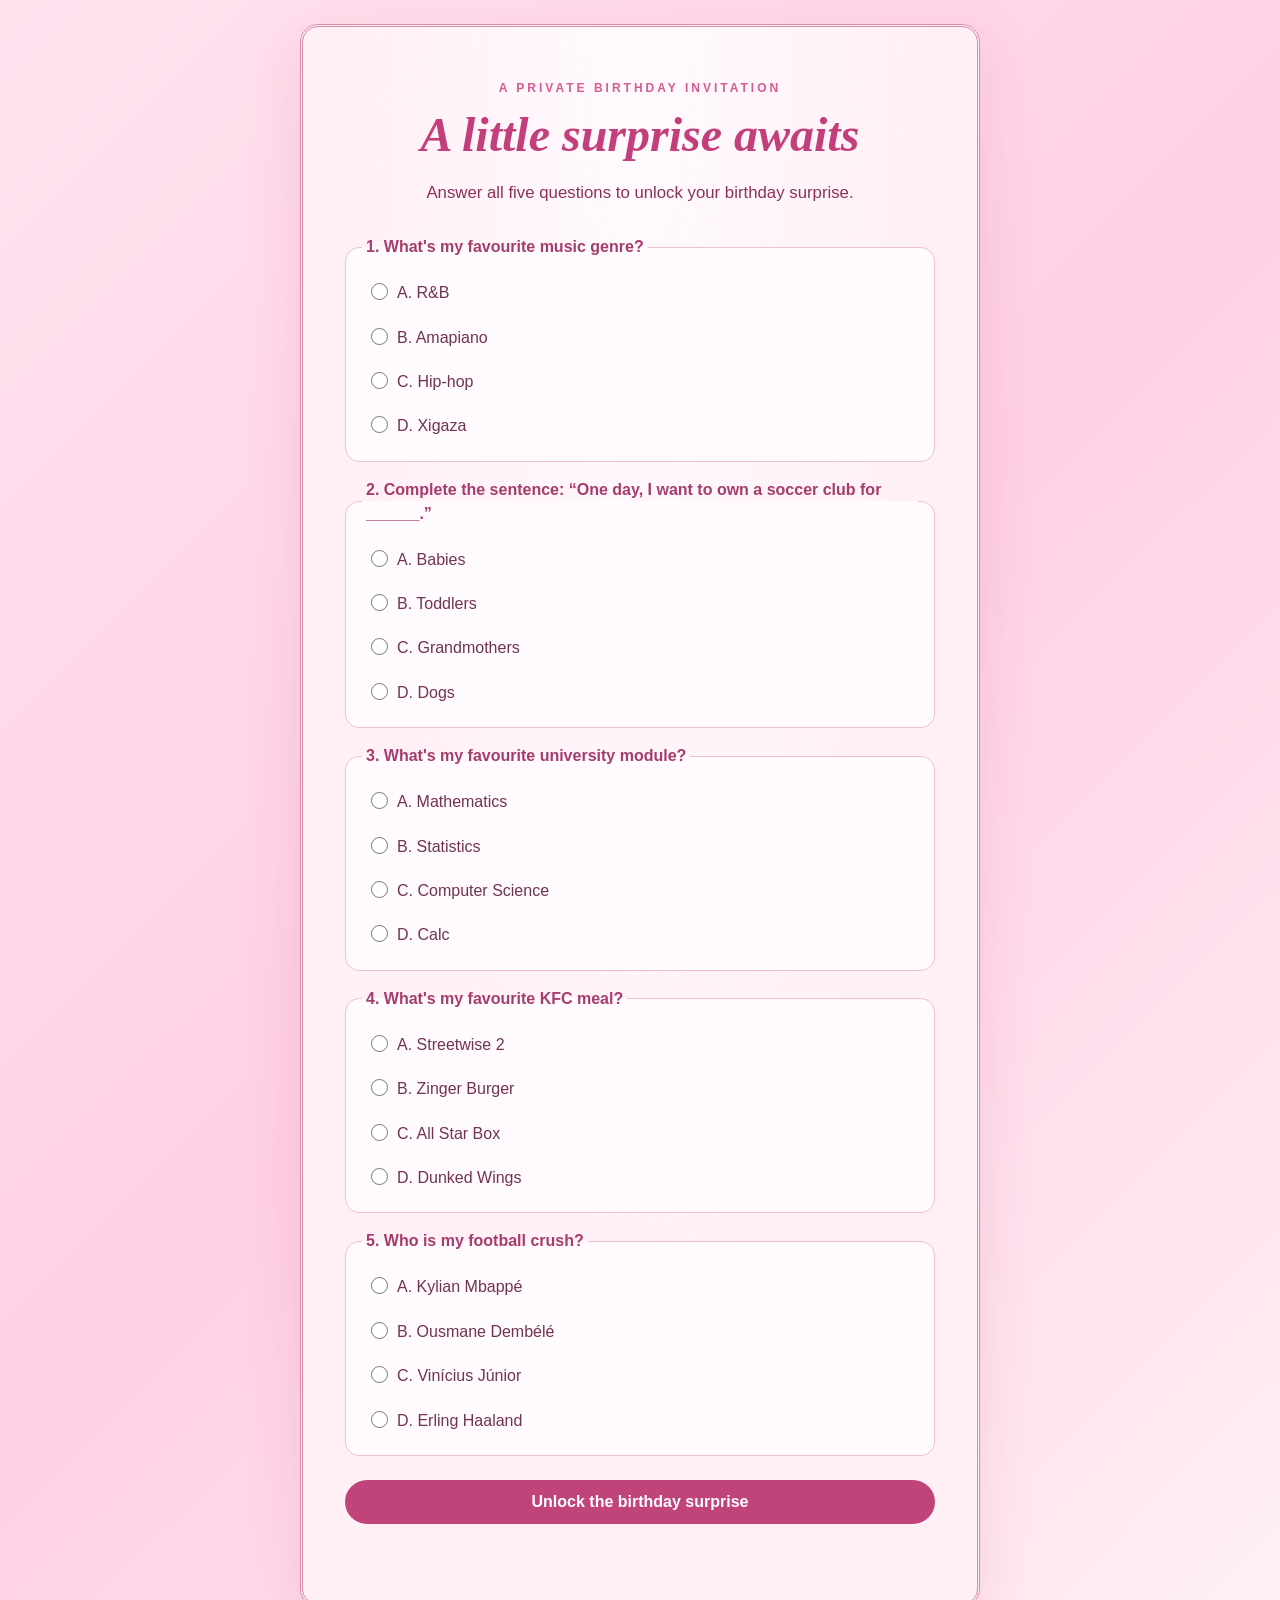
<file: index.html>
<!DOCTYPE html>
<html lang="en">
<head>
  <meta charset="UTF-8">
  <meta name="viewport" content="width=device-width, initial-scale=1.0">
  <meta name="theme-color" content="#fff0f6">
  <title>A Birthday Quiz for Hitekani</title>
  <link rel="stylesheet" href="style.css">
  <script src="login.js" defer></script>
</head>
<body>
  <main class="card login-card">
    <p class="eyebrow">A private birthday invitation</p>
    <h1>A little surprise awaits</h1>
    <p class="intro">Answer all five questions to unlock your birthday surprise.</p>

    <form id="loginForm" class="login-form">
      <fieldset class="quiz-question">
        <legend>1. What's my favourite music genre?</legend>
        <label><input type="radio" name="question1" value="A" required> A. R&amp;B</label>
        <label><input type="radio" name="question1" value="B"> B. Amapiano</label>
        <label><input type="radio" name="question1" value="C"> C. Hip-hop</label>
        <label><input type="radio" name="question1" value="D"> D. Xigaza</label>
      </fieldset>

      <fieldset class="quiz-question">
        <legend>2. Complete the sentence: “One day, I want to own a soccer club for ______.”</legend>
        <label><input type="radio" name="question2" value="A" required> A. Babies</label>
        <label><input type="radio" name="question2" value="B"> B. Toddlers</label>
        <label><input type="radio" name="question2" value="C"> C. Grandmothers</label>
        <label><input type="radio" name="question2" value="D"> D. Dogs</label>
      </fieldset>

      <fieldset class="quiz-question">
        <legend>3. What's my favourite university module?</legend>
        <label><input type="radio" name="question3" value="A" required> A. Mathematics</label>
        <label><input type="radio" name="question3" value="B"> B. Statistics</label>
        <label><input type="radio" name="question3" value="C"> C. Computer Science</label>
        <label><input type="radio" name="question3" value="D"> D. Calc</label>
      </fieldset>

      <fieldset class="quiz-question">
        <legend>4. What's my favourite KFC meal?</legend>
        <label><input type="radio" name="question4" value="A" required> A. Streetwise 2</label>
        <label><input type="radio" name="question4" value="B"> B. Zinger Burger</label>
        <label><input type="radio" name="question4" value="C"> C. All Star Box</label>
        <label><input type="radio" name="question4" value="D"> D. Dunked Wings</label>
      </fieldset>

      <fieldset class="quiz-question">
        <legend>5. Who is my football crush?</legend>
        <label><input type="radio" name="question5" value="A" required> A. Kylian Mbappé</label>
        <label><input type="radio" name="question5" value="B"> B. Ousmane Dembélé</label>
        <label><input type="radio" name="question5" value="C"> C. Vinícius Júnior</label>
        <label><input type="radio" name="question5" value="D"> D. Erling Haaland</label>
      </fieldset>

      <button class="yes-button" type="submit">Unlock the birthday surprise</button>
      <p id="loginMessage" class="login-message" role="status" aria-live="polite"></p>
    </form>
  </main>

  <dialog class="birthday-dialog" id="birthdayDialog" aria-labelledby="birthdayTitle">
    <p class="eyebrow">A celebration just for you</p>
    <h2 id="birthdayTitle">Happy Birthday, Hitekani!</h2>
    <p>Wishing you a beautiful day filled with love, laughter, and everything you deserve.</p>
    <button class="yes-button" id="continueButton" type="button">Open your birthday messages</button>
  </dialog>
</body>
</html>
</file>
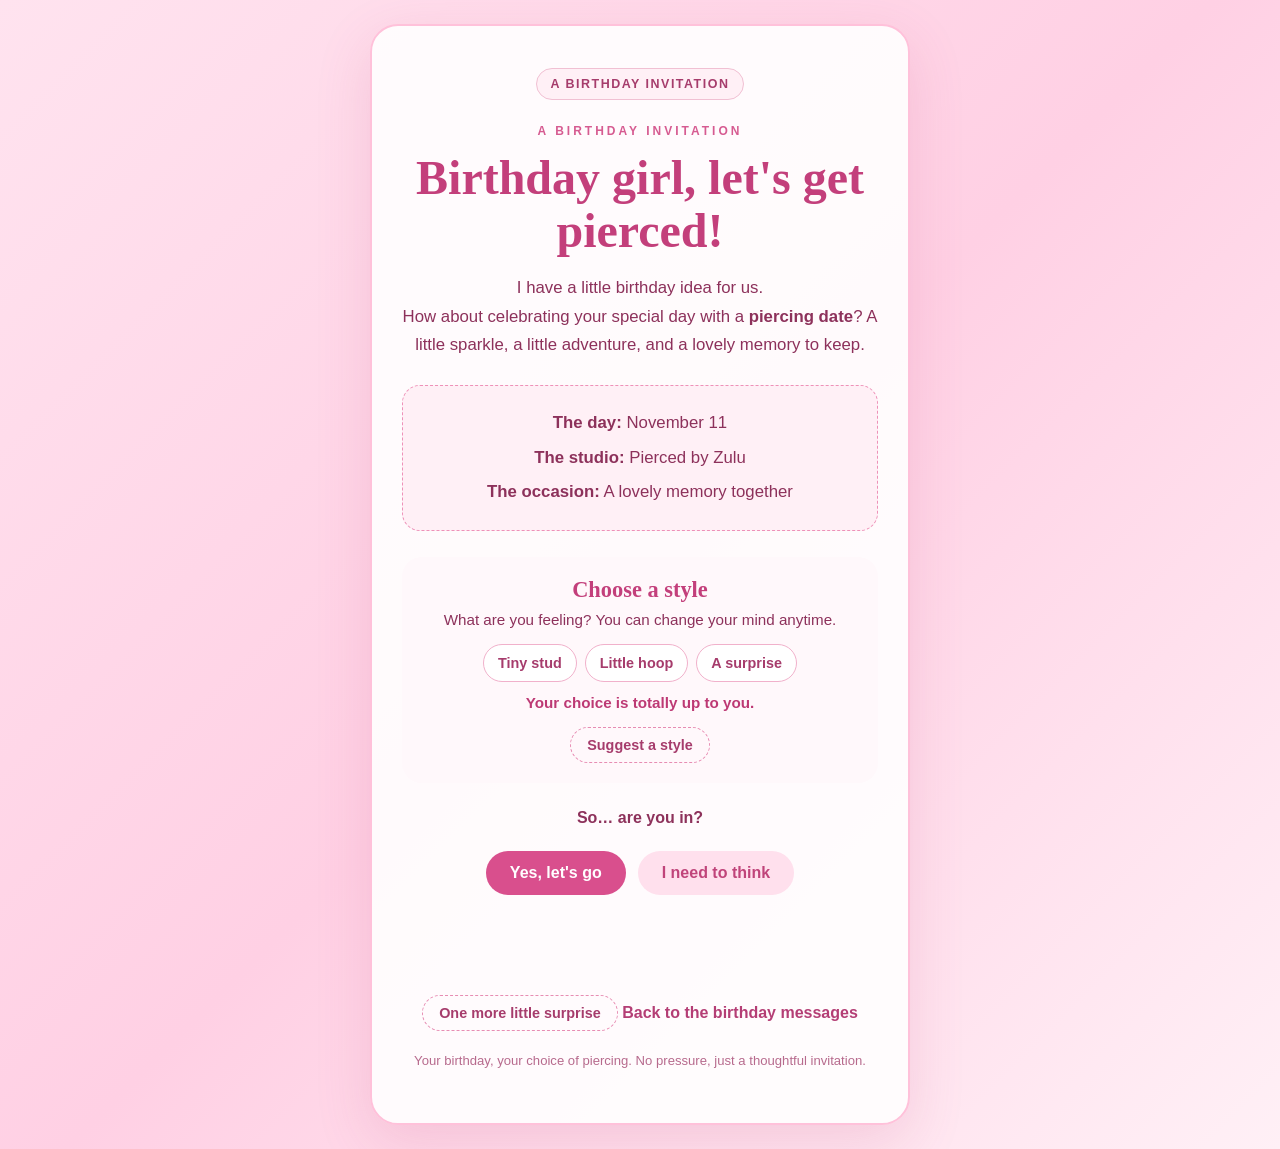
<file: invitation.html>
<!DOCTYPE html>
<html lang="en">
<head>
  <meta charset="UTF-8">
  <meta name="viewport" content="width=device-width, initial-scale=1.0">
  <title>Your Piercing Date Invitation</title>
  <link rel="stylesheet" href="style.css">
  <script src="script.js" defer></script>
</head>
<body>
  <main class="card">
    <div class="top-heart">A Birthday Invitation</div>
    <p class="eyebrow">A birthday invitation</p>

    <h1>Birthday girl, let's get pierced!</h1>

    <p class="intro">
      I have a little birthday idea for us.<br>
      How about celebrating your special day with a
      <strong>piercing date</strong>? A little sparkle, a little adventure,
      and a lovely memory to keep.
    </p>

    <section class="details">
      <p><strong>The day:</strong> November 11</p>
      <p><strong>The studio:</strong> Pierced by Zulu</p>
      <p><strong>The occasion:</strong> A lovely memory together</p>
    </section>

    <section class="sparkle-picker" aria-labelledby="sparkle-title">
      <h2 id="sparkle-title">Choose a style</h2>
      <p>What are you feeling? You can change your mind anytime.</p>
      <div class="sparkle-options" role="group" aria-label="Choose a piercing style">
        <button class="sparkle-option" type="button" data-choice="Tiny stud">Tiny stud</button>
        <button class="sparkle-option" type="button" data-choice="Little hoop">Little hoop</button>
        <button class="sparkle-option" type="button" data-choice="A surprise">A surprise</button>
      </div>
      <p id="choiceReply" class="choice-reply" aria-live="polite">Your choice is totally up to you.</p>
      <button class="surprise-button" id="surpriseButton" type="button">Suggest a style</button>
    </section>

    <p class="question"><strong>So… are you in?</strong></p>

    <div class="buttons">
      <button class="yes-button" id="yesButton">Yes, let's go</button>
      <button class="maybe-button" id="maybeButton">I need to think</button>
    </div>

    <p id="reply" aria-live="polite"></p>
    <div id="celebration" class="celebration" aria-hidden="true"></div>
    <button class="reveal-button" id="revealButton" type="button" aria-expanded="false" aria-controls="hiddenNote">
      One more little surprise
    </button>
    <p class="hidden-note" id="hiddenNote" hidden>
      Your company is the best birthday gift. The piercing is just a little extra sparkle.
    </p>

    <a class="messages-link" href="messages.html">Back to the birthday messages</a>

    <p class="footnote">
      Your birthday, your choice of piercing. No pressure, just a thoughtful invitation.
    </p>
  </main>
</body>
</html>
</file>
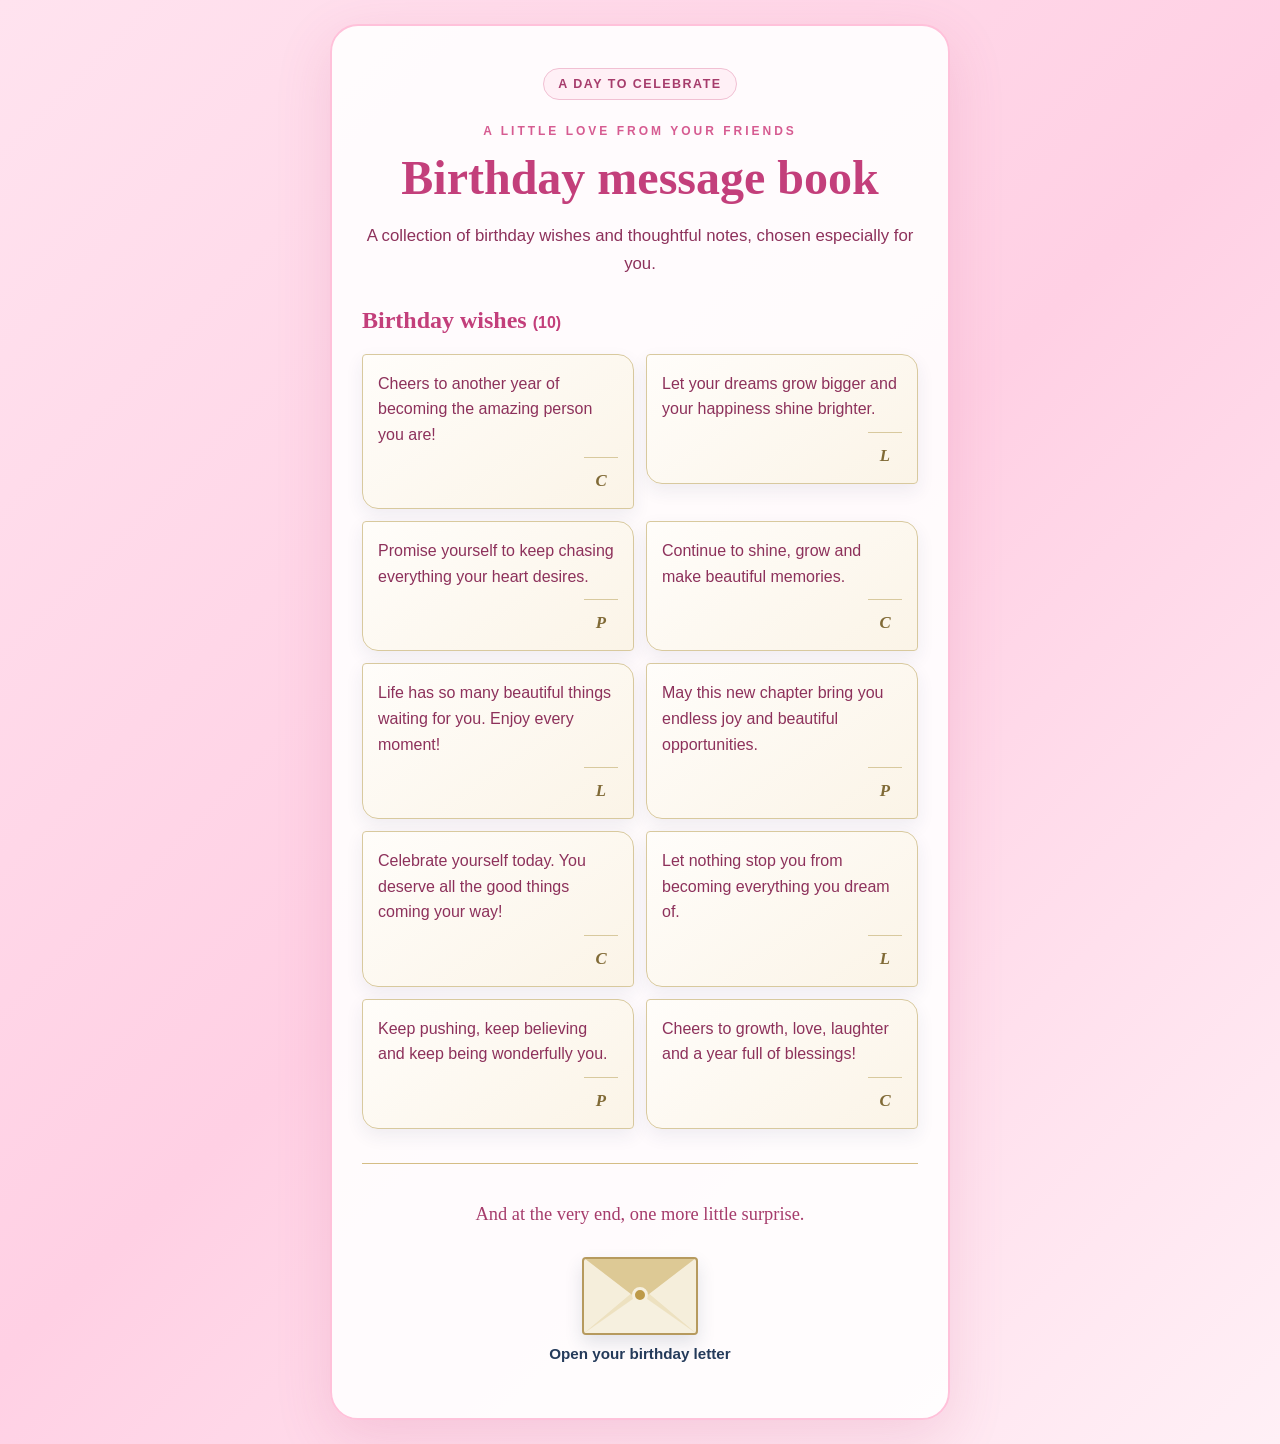
<file: messages.html>
<!DOCTYPE html>
<html lang="en">
<head>
  <meta charset="UTF-8">
  <meta name="viewport" content="width=device-width, initial-scale=1.0">
  <title>Birthday Message Book</title>
  <link rel="stylesheet" href="style.css">
  <script src="messages.js" defer></script>
</head>
<body>
  <main class="card message-card">
    <div class="top-heart" aria-hidden="true">A Day to Celebrate</div>
    <p class="eyebrow">A little love from your friends</p>
    <h1>Birthday message book</h1>
    <p class="intro">A collection of birthday wishes and thoughtful notes, chosen especially for you.</p>

    <section class="message-list" aria-labelledby="messagesTitle">
      <h2 id="messagesTitle">Birthday wishes <span id="messageCount">(0)</span></h2>
      <p id="emptyMessages" class="empty-messages">Your birthday wishes will be gathered here.</p>
      <div id="messagesList" class="messages-list"></div>
    </section>

    <section class="envelope-section" aria-label="One more birthday surprise">
      <p class="envelope-prompt">And at the very end, one more little surprise.</p>
      <button class="envelope-button" id="envelopeButton" type="button" aria-expanded="false" aria-controls="finalSurprise">
        <span class="envelope" aria-hidden="true">
          <span class="envelope-flap"></span>
          <span class="envelope-seal" aria-hidden="true"></span>
        </span>
        <span class="envelope-label">Open your birthday letter</span>
      </button>
      <div id="confetti" class="message-confetti" aria-hidden="true"></div>
      <article id="finalSurprise" class="final-surprise invitation-letter" hidden>
        <p class="letter-kicker">A Private Birthday Correspondence</p>
        <h2>A Most Delightful Surprise</h2>
        <p>Dearest reader,</p>
        <p>We would love to invite you on a piercing date at <strong>Pierced by Zulu</strong> on <strong>November 11</strong>. Together, we can choose a little treasure that feels just right and make a memory worthy of the occasion.</p>
        <p>As always, the choice is entirely yours. It would be our greatest pleasure to celebrate with you.</p>
        <p class="letter-signoff">With affection and anticipation,<br>Your birthday date</p>
        <div class="buttons letter-buttons">
          <button class="yes-button" id="yesButton" type="button">It would be my pleasure</button>
          <button class="maybe-button" id="maybeButton" type="button">I shall consider it</button>
        </div>
        <p id="reply" class="letter-reply" aria-live="polite"></p>
      </article>
    </section>
  </main>
</body>
</html>
</file>
<file: style.css>
/* =========================
   BIRTHDAY PIERCING INVITE
   Edit the colours and styles here!
   ========================= */

* {
  box-sizing: border-box;
}

body {
  margin: 0;
  min-height: 100vh;
  display: grid;
  place-items: center;
  padding: 24px;
  font-family: "Trebuchet MS", Arial, sans-serif;
  color: #8d315b;
  background: linear-gradient(135deg, #ffe3ef, #ffd0e4 50%, #fff0f6);
  overflow-x: hidden;
}

.card {
  width: min(100%, 540px);
  padding: 42px 30px;
  text-align: center;
  background: rgba(255, 255, 255, 0.9);
  border: 2px solid #ffc1da;
  border-radius: 28px;
  box-shadow: 0 18px 55px rgba(190, 76, 126, 0.16);
  position: relative;
}

.top-heart {
  display: inline-block;
  margin-bottom: 12px;
  padding: 8px 14px;
  color: #a63c6c;
  background: #fff0f6;
  border: 1px solid #f1c0d3;
  border-radius: 999px;
  font-size: 0.78rem;
  font-weight: bold;
  letter-spacing: 1.5px;
  text-transform: uppercase;
}

.eyebrow {
  color: #d65b91;
  text-transform: uppercase;
  letter-spacing: 3px;
  font-size: 0.75rem;
  font-weight: bold;
}

h1 {
  color: #c33f7b;
  font-family: Georgia, serif;
  font-size: clamp(2rem, 7vw, 3rem);
  line-height: 1.1;
  margin: 14px 0;
}

.intro,
.details p {
  font-size: 1.05rem;
  line-height: 1.7;
}

.details {
  margin: 25px 0;
  padding: 17px;
  background: #fff0f6;
  border-radius: 18px;
  border: 1px dashed #ee91b8;
}

.details p {
  margin: 6px 0;
}

.sparkle-picker {
  margin: 26px 0;
  padding: 20px 16px;
  border-radius: 20px;
  background: #fff8fb;
}

.sparkle-picker h2 {
  margin: 0;
  color: #c33f7b;
  font-family: Georgia, serif;
  font-size: 1.4rem;
}

.sparkle-picker > p {
  margin: 8px 0 16px;
  font-size: 0.95rem;
}

.sparkle-options {
  display: flex;
  flex-wrap: wrap;
  justify-content: center;
  gap: 8px;
}

.sparkle-option {
  padding: 10px 14px;
  color: #a63c6c;
  background: #fff;
  border: 1px solid #f1b1cb;
  font-size: 0.9rem;
}

.sparkle-option[aria-pressed="true"] {
  color: #fff;
  background: #c0447a;
  border-color: #c0447a;
}

.sparkle-picker .choice-reply {
  min-height: 1.4em;
  margin: 12px 0;
  color: #bd3974;
  font-weight: bold;
}

.surprise-button,
.reveal-button {
  padding: 9px 16px;
  color: #a63c6c;
  background: transparent;
  border: 1px dashed #e78db3;
  font-size: 0.9rem;
}

.question {
  margin-top: 25px;
}

.buttons {
  display: flex;
  justify-content: center;
  gap: 12px;
  flex-wrap: wrap;
  margin-top: 24px;
}

button {
  border: 0;
  border-radius: 999px;
  padding: 13px 24px;
  font-size: 1rem;
  font-weight: bold;
  cursor: pointer;
  transition: transform 0.2s, box-shadow 0.2s;
}

button:hover {
  transform: translateY(-3px);
  box-shadow: 0 7px 18px #e8a0bf66;
}

.yes-button {
  color: white;
  background: #d94f8d;
}

.maybe-button {
  color: #c0447a;
  background: #ffe0ed;
}

#reply {
  min-height: 55px;
  margin-top: 22px;
  color: #bd3974;
  font-weight: bold;
}

.celebration {
  position: absolute;
  inset: 0;
  overflow: hidden;
  pointer-events: none;
}

.confetti {
  position: absolute;
  top: 38%;
  width: 10px;
  height: 16px;
  border-radius: 2px;
  animation: burst 2.2s ease-out forwards;
}

.confetti-rose {
  background: #d65b91;
}

.confetti-blush {
  background: #e8a0bf;
}

.confetti-berry {
  background: #b94c7d;
}

.confetti-pink {
  background: #f0bfd2;
}

.hidden-note {
  margin: 14px 0 0;
  padding: 14px;
  color: #a63c6c;
  background: #fff0f6;
  border-radius: 14px;
  line-height: 1.6;
}

.hidden-note[hidden] {
  display: none;
}

.messages-link {
  display: inline-block;
  margin-top: 16px;
  color: #b43e75;
  font-weight: bold;
  text-decoration: none;
}

.messages-link:hover {
  text-decoration: underline;
}

.message-card {
  width: min(100%, 620px);
}

.login-card {
  width: min(100%, 680px);
  padding: clamp(24px, 5vw, 42px);
  background:
    radial-gradient(ellipse at top, #fffafd 0, transparent 62%),
    #fff0f6;
  border: 3px double #d88dab;
  border-radius: 18px;
  box-shadow: 0 18px 55px rgba(190, 76, 126, 0.16);
}

.login-card h1 {
  color: #c33f7b;
  font-style: italic;
}

.login-form {
  display: grid;
  gap: 16px;
  margin-top: 28px;
  text-align: left;
}

.quiz-question {
  display: grid;
  gap: 8px;
  min-width: 0;
  margin: 0;
  padding: 16px;
  background: #fffafd;
  border: 1px solid #efbfd2;
  border-radius: 14px;
}

.quiz-question legend {
  max-width: 100%;
  padding: 0 4px;
  color: #a63c6c;
  font-weight: bold;
  line-height: 1.5;
}

.quiz-question label {
  display: flex;
  align-items: flex-start;
  gap: 9px;
  padding: 7px 9px;
  color: #71344f;
  border-radius: 8px;
  font-weight: normal;
  line-height: 1.4;
  cursor: pointer;
}

.quiz-question label:has(input:checked) {
  background: #fff0f6;
}

.quiz-question input {
  flex: 0 0 auto;
  width: 17px;
  height: 17px;
  margin: 1px 0 0;
  accent-color: #c0447a;
}

.quiz-question input:focus-visible {
  outline: 3px solid #f1c0d3;
  outline-offset: 2px;
}

.login-form .yes-button {
  margin-top: 8px;
  color: #fff;
  background: #c0447a;
}

.login-message {
  min-height: 1.5em;
  margin: 0;
  color: #a12646;
  font-size: 0.92rem;
}

.birthday-dialog {
  width: min(calc(100% - 32px), 480px);
  padding: clamp(26px, 6vw, 42px);
  color: #71344f;
  background:
    radial-gradient(ellipse at top, #fffafd 0, transparent 62%),
    #fff0f6;
  border: 3px double #d88dab;
  border-radius: 18px;
  box-shadow: 0 20px 70px rgba(89, 39, 62, 0.3);
  text-align: center;
}

.birthday-dialog::backdrop {
  background: rgba(67, 38, 53, 0.48);
  backdrop-filter: blur(3px);
}

.birthday-dialog h2 {
  margin: 12px 0;
  color: #c33f7b;
  font-family: Georgia, serif;
  font-size: clamp(1.7rem, 6vw, 2.3rem);
}

.birthday-dialog > p:not(.eyebrow) {
  line-height: 1.65;
}

.message-list {
  margin-top: 28px;
  text-align: left;
}

.message-list h2 {
  color: #c33f7b;
  font-family: Georgia, serif;
  font-size: 1.5rem;
}

#messageCount {
  font-family: "Trebuchet MS", Arial, sans-serif;
  font-size: 1rem;
}

.empty-messages {
  color: #9c6a7f;
  text-align: center;
}

.empty-messages[hidden] {
  display: none;
}

.messages-list {
  display: grid;
  grid-template-columns: repeat(auto-fit, minmax(min(100%, 180px), 1fr));
  align-items: start;
  gap: 12px;
}

.message-note {
  position: relative;
  display: flex;
  min-height: 128px;
  flex-direction: column;
  padding: 16px 15px 13px;
  background: linear-gradient(145deg, #fffdfa, #fbf4e7);
  border: 1px solid #d8c99e;
  border-radius: 4px 16px 4px 16px;
  box-shadow: 0 7px 18px #253b5b13;
  overflow-wrap: anywhere;
  animation: message-float 5s ease-in-out infinite alternate;
}

.message-note:nth-child(3n + 2) {
  animation-name: message-float-reverse;
  animation-delay: -1.4s;
}

.message-note:nth-child(3n) {
  animation-name: message-float-sideways;
  animation-delay: -2.7s;
}

.message-note h3 {
  margin: 0 0 8px;
  color: #263d5b;
  font-size: 1rem;
  font-family: Georgia, serif;
}

.message-note p {
  margin: 0 0 10px;
  line-height: 1.6;
  white-space: pre-wrap;
}

.message-note .message-signature {
  align-self: flex-end;
  min-width: 34px;
  margin: auto 0 0;
  padding-top: 10px;
  color: #806a36;
  border-top: 1px solid #d8c99e;
  font-family: Georgia, serif;
  font-size: 1.05rem;
  font-style: italic;
  font-weight: bold;
  text-align: center;
}

.message-note time {
  color: #9c6a7f;
  font-size: 0.8rem;
}

@keyframes message-float {
  from {
    transform: translateY(0);
  }
  to {
    transform: translateY(-6px);
  }
}

@keyframes message-float-reverse {
  from {
    transform: translateY(-4px);
  }
  to {
    transform: translateY(5px);
  }
}

@keyframes message-float-sideways {
  from {
    transform: translate(-3px, 3px);
  }
  to {
    transform: translate(3px, -4px);
  }
}

.envelope-section {
  position: relative;
  margin-top: 34px;
  padding-top: 22px;
  border-top: 1px solid #d5bd85;
  text-align: center;
}

.envelope-prompt {
  color: #a63c6c;
  font-family: Georgia, serif;
  font-size: 1.15rem;
}

.envelope-button {
  display: inline-grid;
  justify-items: center;
  gap: 10px;
  padding: 14px;
  color: #253b5b;
  background: transparent;
  border-radius: 18px;
}

.envelope-button:focus-visible,
.surprise-link:focus-visible {
  outline: 3px solid #c0447a;
  outline-offset: 4px;
}

.envelope {
  position: relative;
  display: block;
  width: 116px;
  height: 78px;
  overflow: hidden;
  background: #f5eedb;
  border: 2px solid #b69a5e;
  border-radius: 4px;
  box-shadow: 0 8px 18px #253b5b22;
}

.envelope::before,
.envelope::after {
  position: absolute;
  bottom: -1px;
  z-index: 1;
  width: 0;
  height: 0;
  content: "";
}

.envelope::before {
  left: -1px;
  border-right: 57px solid transparent;
  border-bottom: 48px solid #ede1c0;
  border-left: 57px solid transparent;
}

.envelope::after {
  left: -1px;
  border-right: 57px solid transparent;
  border-bottom: 40px solid #f6f0df;
  border-left: 57px solid transparent;
}

.envelope-flap {
  position: absolute;
  top: -1px;
  left: 0;
  z-index: 2;
  width: 0;
  height: 0;
  transform-origin: top;
  border-top: 43px solid #ddc995;
  border-right: 56px solid transparent;
  border-left: 56px solid transparent;
  transition: transform 0.55s ease, opacity 0.4s ease;
}

.envelope-seal {
  position: absolute;
  top: 28px;
  left: 48px;
  z-index: 3;
  width: 16px;
  height: 16px;
  background: #bd9a49;
  border: 3px solid #f6f0df;
  border-radius: 50%;
  transition: transform 0.3s ease;
}

.envelope-button:hover .envelope-seal {
  transform: scale(1.2);
}

.envelope-button.is-open .envelope-flap {
  opacity: 0.6;
  transform: rotateX(180deg);
}

.envelope-button.is-open .envelope-seal {
  transform: translateY(-18px) scale(1.1);
}

.envelope-label {
  font-size: 0.95rem;
}

.message-confetti {
  position: absolute;
  inset: 0;
  overflow: hidden;
  pointer-events: none;
}

.message-confetti-piece {
  position: absolute;
  top: 42%;
  left: var(--confetti-x);
  width: 9px;
  height: 15px;
  background: var(--confetti-color);
  border-radius: 2px;
  animation: message-confetti-burst 2.4s ease-out var(--confetti-delay) forwards;
}

.final-surprise {
  margin-top: 20px;
  animation: surprise-arrive 0.5s ease-out both;
}

.final-surprise[hidden] {
  display: none;
}

.final-surprise p {
  color: #c33f7b;
  font-family: Georgia, serif;
  font-size: 1.45rem;
  font-weight: bold;
}

.invitation-letter {
  position: relative;
  padding: clamp(24px, 5vw, 38px);
  color: #29364b;
  background:
    radial-gradient(ellipse at top left, #fffdf6 0, transparent 48%),
    #f7f1e2;
  border: 4px double #b69a5e;
  border-radius: 4px;
  box-shadow: 0 10px 28px #253b5b26;
  text-align: left;
}

.invitation-letter::before {
  position: absolute;
  inset: 8px;
  border: 1px solid #d8c99e;
  content: "";
  pointer-events: none;
}

.invitation-letter .letter-kicker {
  margin: 0 0 8px;
  color: #997c39;
  font-family: "Trebuchet MS", Arial, sans-serif;
  font-size: 0.75rem;
  font-weight: bold;
  letter-spacing: 2px;
  text-transform: uppercase;
}

.invitation-letter h2 {
  margin: 0 0 20px;
  color: #263d5b;
  font-family: Georgia, serif;
  font-size: 1.6rem;
  font-style: italic;
}

.invitation-letter > p {
  font-family: Georgia, serif;
  font-size: 1rem;
  line-height: 1.75;
}

.invitation-letter .letter-signoff {
  color: #7d6636;
  font-style: italic;
}

.letter-buttons {
  margin-top: 20px;
}

.letter-reply {
  min-height: 1.5em;
  color: #263d5b;
  font-family: "Trebuchet MS", Arial, sans-serif !important;
  font-weight: bold;
  text-align: center;
}

.surprise-link {
  display: inline-block;
  color: #fff;
  text-decoration: none;
}

.invitation-letter .yes-button {
  color: #fff;
  background: #263d5b;
}

.invitation-letter .maybe-button {
  color: #263d5b;
  background: #e8dcc0;
}

.invitation-letter .messages-link {
  color: #806a36;
}

@keyframes message-confetti-burst {
  from {
    opacity: 0;
    transform: translate3d(0, 0, 0) rotate(0) scale(0.5);
  }
  15% {
    opacity: 1;
  }
  to {
    opacity: 0;
    transform: translate3d(var(--confetti-drift), -220px, 0) rotate(35deg) scale(1.2);
  }
}

@keyframes surprise-arrive {
  from {
    opacity: 0;
    transform: translateY(10px);
  }
  to {
    opacity: 1;
    transform: translateY(0);
  }
}

.footnote {
  font-size: 0.82rem;
  color: #b76a8d;
  margin-top: 22px;
}

.sparkle {
  position: fixed;
  opacity: 0.55;
  font-size: 1.5rem;
  animation: float 5s ease-in-out infinite;
}

.sparkle-one {
  top: 10%;
  left: 9%;
}

.sparkle-two {
  top: 18%;
  right: 10%;
  animation-delay: 1s;
}

.sparkle-three {
  bottom: 12%;
  left: 12%;
  animation-delay: 2s;
}

.sparkle-four {
  bottom: 9%;
  right: 13%;
  animation-delay: 0.5s;
}

@keyframes float {
  50% {
    transform: translateY(-16px) rotate(12deg);
  }
}

@keyframes burst {
  from {
    opacity: 0;
    transform: translate3d(0, 0, 0) scale(0.5);
  }
  15% {
    opacity: 1;
  }
  to {
    opacity: 0;
    transform: translate3d(var(--drift), -240px, 0) rotate(35deg) scale(1.2);
  }
}

@media (prefers-reduced-motion: reduce) {
  *,
  *::before,
  *::after {
    animation-duration: 0.01ms !important;
    animation-iteration-count: 1 !important;
    scroll-behavior: auto !important;
  }
}

@media (max-width: 420px) {
  .card {
    padding: 34px 20px;
  }

  .message-note {
    min-height: 112px;
  }
}
</file>
